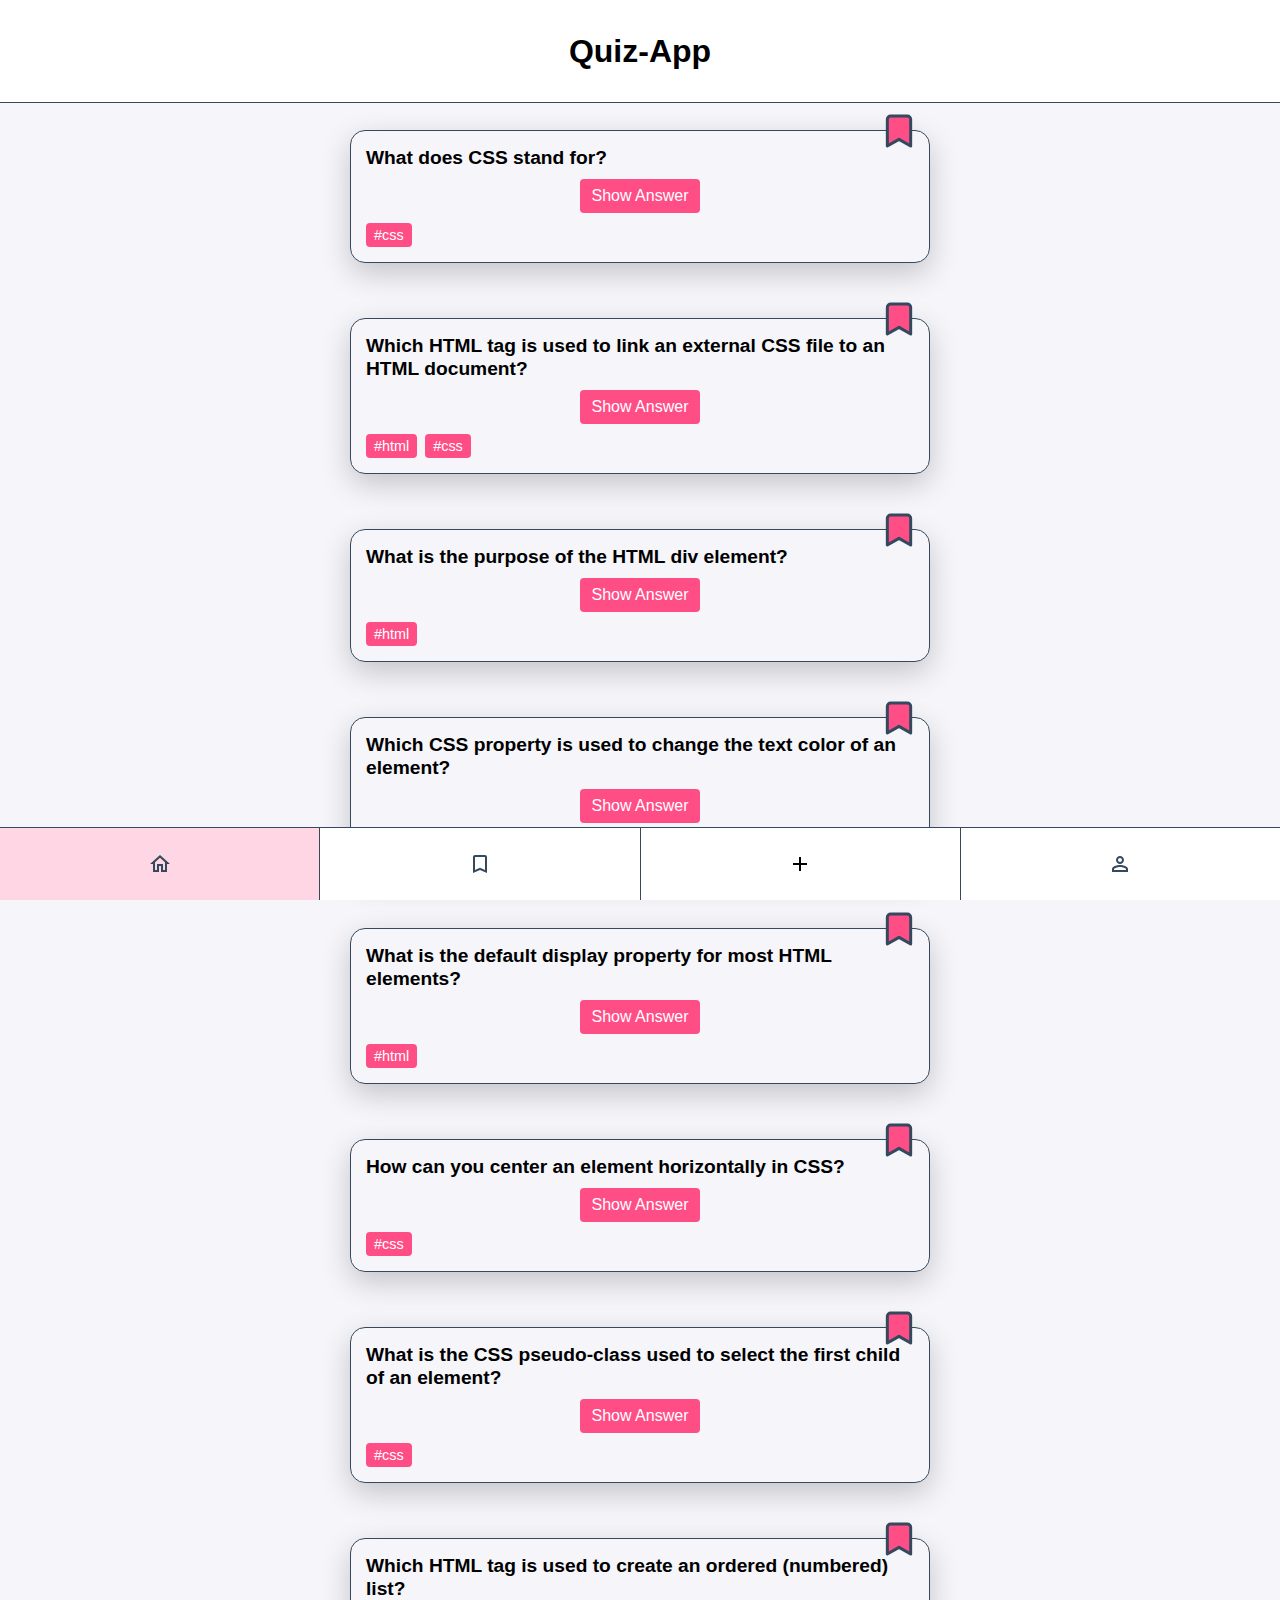
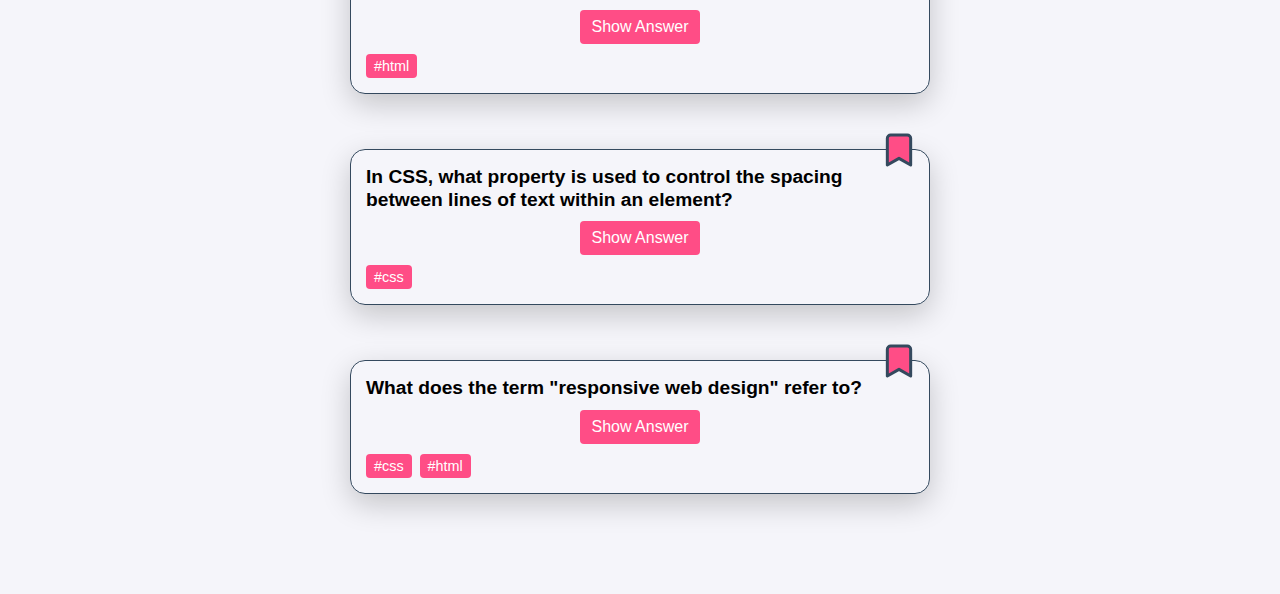
<file: index.html>
<!DOCTYPE html>
<html lang="en">
  <head>
    <meta charset="UTF-8" />
    <meta name="viewport" content="width=device-width, initial-scale=1.0" />
    <title>Quiz-App</title>
    <link rel="stylesheet" href="./styles.css" />
    <script src="./js/index.js" defer></script>
  </head>
  <body data-js="body">
    <header class="header">
      <h1 class="header__title">Quiz-App</h1>
    </header>
    <main class="main-content">
      <article class="card">
        <div class="bookmark-container">
          <a href="" class="bookmark-icon">
            <svg
              data-js="card__bookmark"
              xmlns="http://www.w3.org/2000/svg"
              width="40"
              height="40"
              viewBox="0 0 24 24"
              fill="var(--secondary)"
              stroke="var(--black)"
              stroke-width="1.8"
              stroke-linecap="round"
              stroke-linejoin="round"
              class="lucide lucide-bookmark">
              <path d="m19 21-7-4-7 4V5a2 2 0 0 1 2-2h10a2 2 0 0 1 2 2v16z" />
            </svg>
          </a>
        </div>
        <h2 class="card__question">What does CSS stand for?</h2>
        <button class="card__button" data-js="card__button">Show Answer</button>
        <div class="card__answer" data-js="card__answer" hidden>
          Cascading Style Sheets
        </div>
        <div class="card__tags">
          <p class="tag">#css</p>
        </div>
      </article>

      <article class="card">
        <div class="bookmark-container">
          <a href="" class="bookmark-icon">
            <svg
              xmlns="http://www.w3.org/2000/svg"
              width="40"
              height="40"
              viewBox="0 0 24 24"
              fill="var(--secondary)"
              stroke="var(--black)"
              stroke-width="1.8"
              stroke-linecap="round"
              stroke-linejoin="round"
              class="lucide lucide-bookmark">
              <path d="m19 21-7-4-7 4V5a2 2 0 0 1 2-2h10a2 2 0 0 1 2 2v16z" />
            </svg>
          </a>
        </div>
        <h2 class="card__question">
          Which HTML tag is used to link an external CSS file to an HTML
          document?
        </h2>
        <button class="card__button">Show Answer</button>
        <div class="card__answer" hidden>link</div>
        <div class="card__tags">
          <p class="tag">#html</p>
          <p class="tag">#css</p>
        </div>
      </article>

      <article class="card" >
        <div class="bookmark-container">
          <a href="" class="bookmark-icon">
            <svg
              xmlns="http://www.w3.org/2000/svg"
              width="40"
              height="40"
              viewBox="0 0 24 24"
              fill="var(--secondary)"
              stroke="var(--black)"
              stroke-width="1.8"
              stroke-linecap="round"
              stroke-linejoin="round"
              class="lucide lucide-bookmark">
              <path d="m19 21-7-4-7 4V5a2 2 0 0 1 2-2h10a2 2 0 0 1 2 2v16z" />
            </svg>
          </a>
        </div>
        <h2 class="card__question" >
          What is the purpose of the HTML <strong>div</strong> element?
        </h2>
        <button class="card__button">Show Answer</button>
        <div class="card__answer" hidden>
          It is a container element used to group and style content together.
        </div>
        <div class="card__tags">
          <p class="tag">#html</p>
        </div>
      </article>

      <article class="card">
        <div class="bookmark-container">
          <a href="" class="bookmark-icon">
            <svg
              xmlns="http://www.w3.org/2000/svg"
              width="40"
              height="40"
              viewBox="0 0 24 24"
              fill="var(--secondary)"
              stroke="var(--black)"
              stroke-width="1.8"
              stroke-linecap="round"
              stroke-linejoin="round"
              class="lucide lucide-bookmark">
              <path d="m19 21-7-4-7 4V5a2 2 0 0 1 2-2h10a2 2 0 0 1 2 2v16z" />
            </svg>
          </a>
        </div>
        <h2 class="card__question">
          Which CSS property is used to change the text color of an element?
        </h2>
        <button class="card__button">Show Answer</button>
        <div class="card__answer" hidden>color</div>
        <div class="card__tags">
          <p class="tag">#css</p>
        </div>
      </article>

      <article class="card">
        <div class="bookmark-container">
          <a href="" class="bookmark-icon">
            <svg
              xmlns="http://www.w3.org/2000/svg"
              width="40"
              height="40"
              viewBox="0 0 24 24"
              fill="var(--secondary)"
              stroke="var(--black)"
              stroke-width="1.8"
              stroke-linecap="round"
              stroke-linejoin="round"
              class="lucide lucide-bookmark">
              <path d="m19 21-7-4-7 4V5a2 2 0 0 1 2-2h10a2 2 0 0 1 2 2v16z" />
            </svg>
          </a>
        </div>
        <h2 class="card__question">
          What is the default display property for most HTML elements?
        </h2>
        <button class="card__button">Show Answer</button>
        <div class="card__answer" hidden>block</div>
        <div class="card__tags">
          <p class="tag">#html</p>
        </div>
      </article>

      <article class="card">
        <div class="bookmark-container">
          <a href="" class="bookmark-icon">
            <svg
              xmlns="http://www.w3.org/2000/svg"
              width="40"
              height="40"
              viewBox="0 0 24 24"
              fill="var(--secondary)"
              stroke="var(--black)"
              stroke-width="1.8"
              stroke-linecap="round"
              stroke-linejoin="round"
              class="lucide lucide-bookmark">
              <path d="m19 21-7-4-7 4V5a2 2 0 0 1 2-2h10a2 2 0 0 1 2 2v16z" />
            </svg>
          </a>
        </div>
        <h2 class="card__question">
          How can you center an element horizontally in CSS?
        </h2>
        <button class="card__button">Show Answer</button>
        <div class="card__answer" hidden>
          By setting its margin property to auto.
        </div>
        <div class="card__tags">
          <p class="tag">#css</p>
        </div>
      </article>

      <article class="card">
        <div class="bookmark-container">
          <a href="" class="bookmark-icon">
            <svg
              xmlns="http://www.w3.org/2000/svg"
              width="40"
              height="40"
              viewBox="0 0 24 24"
              fill="var(--secondary)"
              stroke="var(--black)"
              stroke-width="1.8"
              stroke-linecap="round"
              stroke-linejoin="round"
              class="lucide lucide-bookmark">
              <path d="m19 21-7-4-7 4V5a2 2 0 0 1 2-2h10a2 2 0 0 1 2 2v16z" />
            </svg>
          </a>
        </div>
        <h2 class="card__question">
          What is the CSS pseudo-class used to select the first child of an
          element?
        </h2>
        <button class="card__button">Show Answer</button>
        <div class="card__answer" hidden>:first-child</div>
        <div class="card__tags">
          <p class="tag">#css</p>
        </div>
      </article>

      <article class="card">
        <div class="bookmark-container">
          <a href="" class="bookmark-icon">
            <svg
              xmlns="http://www.w3.org/2000/svg"
              width="40"
              height="40"
              viewBox="0 0 24 24"
              fill="var(--secondary)"
              stroke="var(--black)"
              stroke-width="1.8"
              stroke-linecap="round"
              stroke-linejoin="round"
              class="lucide lucide-bookmark">
              <path d="m19 21-7-4-7 4V5a2 2 0 0 1 2-2h10a2 2 0 0 1 2 2v16z" />
            </svg>
          </a>
        </div>
        <h2 class="card__question" >
          Which HTML tag is used to create an ordered (numbered) list?
        </h2>
        <button class="card__button">Show Answer</button>
        <div class="card__answer" hidden>ol</div>
        <div class="card__tags">
          <p class="tag">#html</p>
        </div>
      </article>

      <article class="card">
        <div class="bookmark-container">
          <a href="" class="bookmark-icon">
            <svg
              xmlns="http://www.w3.org/2000/svg"
              width="40"
              height="40"
              viewBox="0 0 24 24"
              fill="var(--secondary)"
              stroke="var(--black)"
              stroke-width="1.8"
              stroke-linecap="round"
              stroke-linejoin="round"
              class="lucide lucide-bookmark">
              <path d="m19 21-7-4-7 4V5a2 2 0 0 1 2-2h10a2 2 0 0 1 2 2v16z" />
            </svg>
          </a>
        </div>
        <h2 class="card__question">
          In CSS, what property is used to control the spacing between lines of
          text within an element?
        </h2>
        <button class="card__button">Show Answer</button>
        <div class="card__answer" hidden>line-height</div>
        <div class="card__tags">
          <p class="tag">#css</p>
        </div>
      </article>

      <article class="card">
        <div class="bookmark-container">
          <a href="" class="bookmark-icon">
            <svg
              xmlns="http://www.w3.org/2000/svg"
              width="40"
              height="40"
              viewBox="0 0 24 24"
              fill="var(--secondary)"
              stroke="var(--black)"
              stroke-width="1.8"
              stroke-linecap="round"
              stroke-linejoin="round"
              class="lucide lucide-bookmark">
              <path d="m19 21-7-4-7 4V5a2 2 0 0 1 2-2h10a2 2 0 0 1 2 2v16z" />
            </svg>
          </a>
        </div>
        <h2 class="card__question">
          What does the term "responsive web design" refer to?
        </h2>
        <button class="card__button">Show Answer</button>
        <div class="card__answer" hidden>
          Answer: It refers to designing web pages that adapt and display well
          on various screen sizes and devices.
        </div>
        <div class="card__tags">
          <p class="tag">#css</p>
          <p class="tag">#html</p>
        </div>
      </article>
    </main>

    <nav class="navigation">
      <ul class="navigation__list">
        <li class="navigation__list-item navigation__list-item--active">
          <a
            class="navigation__link"
            href="index.html"
            aria-label="go to home page">
            <svg
              xmlns="http://www.w3.org/2000/svg"
              height="24px"
              viewbox="0 0 24 24"
              width="24px">
              <path
                d="M12 5.69l5 4.5V18h-2v-6H9v6H7v-7.81l5-4.5M12 3L2 12h3v8h6v-6h2v6h6v-8h3L12 3z" />
            </svg>
          </a>
        </li>
        <li class="navigation__list-item">
          <a
            class="navigation__link"
            href="bookmarks.html"
            aria-label="go to bookmarks page">
            <svg
              xmlns="http://www.w3.org/2000/svg"
              height="24px"
              viewbox="0 0 24 24"
              width="24px">
              <path
                d="M17 3H7c-1.1 0-2 .9-2 2v16l7-3 7 3V5c0-1.1-.9-2-2-2zm0 15l-5-2.18L7 18V5h10v13z" />
            </svg>
          </a>
        </li>
        <li class="navigation__list-item">
          <a
            class="navigation__link"
            href="form.html"
            aria-label="go to add question page">
            <svg
              xmlns="http://www.w3.org/2000/svg"
              width="24"
              viewBox="0 0 24 24"
              height="24">
              <path stroke="none" d="M0 0h24v24H0z" fill="none" />
              <path stroke="black" stroke-width="2" d="M12 5l0 14" />
              <path stroke="black" stroke-width="2" d="M5 12l14 0" />
            </svg>
          </a>
        </li>
        <li class="navigation__list-item">
          <a
            class="navigation__link"
            href="profile.html"
            aria-label="go to profile page">
            <svg
              xmlns="http://www.w3.org/2000/svg"
              height="24px"
              viewbox="0 0 24 24"
              width="24px">
              <path
                d="M12 6c1.1 0 2 .9 2 2s-.9 2-2 2-2-.9-2-2 .9-2 2-2m0 9c2.7 0 5.8 1.29 6 2v1H6v-.99c.2-.72 3.3-2.01 6-2.01m0-11C9.79 4 8 5.79 8 8s1.79 4 4 4 4-1.79 4-4-1.79-4-4-4zm0 9c-2.67 0-8 1.34-8 4v3h16v-3c0-2.66-5.33-4-8-4z" />
            </svg>
          </a>
        </li>
      </ul>
    </nav>
  </body>
</html>
</file>
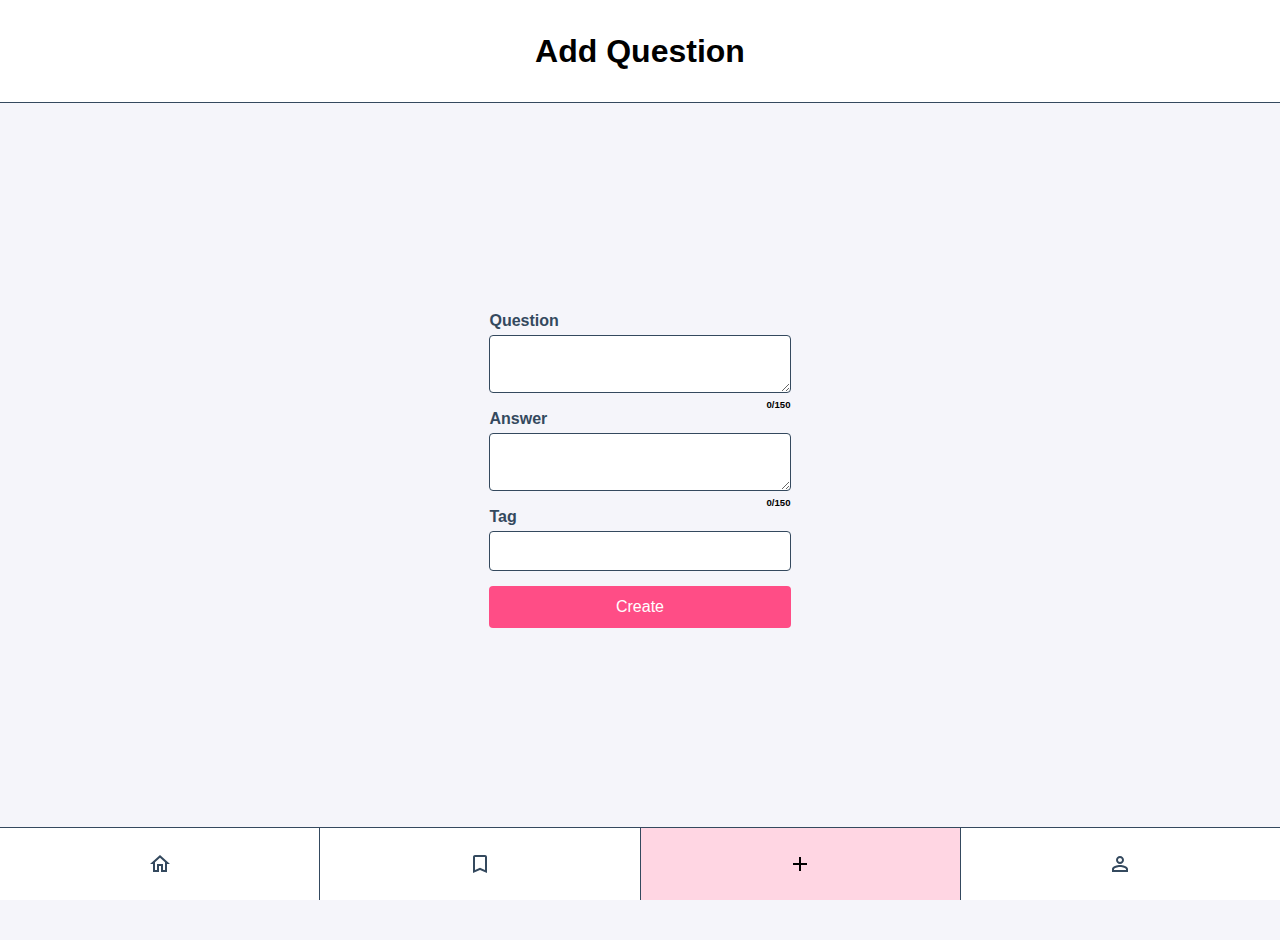
<file: form.html>
<!DOCTYPE html>
<html lang="en">
  <head>
    <meta charset="UTF-8" />
    <meta name="viewport" content="width=device-width, initial-scale=1.0" />
    <title>Quiz-App</title>
    <link rel="stylesheet" href="./styles.css" />
    <script src="./js/form.js" defer></script>
  </head>
  <body data-js="body">
    <header class="header">
      <h1 class="header__title">Add Question</h1>
    </header>
    <div class="form" id="form-container"></div>
    <nav class="navigation">
      <ul class="navigation__list">
        <li class="navigation__list-item">
          <a
            class="navigation__link"
            href="index.html"
            aria-label="go to home page">
            <svg
              xmlns="http://www.w3.org/2000/svg"
              height="24px"
              viewbox="0 0 24 24"
              width="24px">
              <path
                d="M12 5.69l5 4.5V18h-2v-6H9v6H7v-7.81l5-4.5M12 3L2 12h3v8h6v-6h2v6h6v-8h3L12 3z" />
            </svg>
          </a>
        </li>
        <li class="navigation__list-item">
          <a
            class="navigation__link"
            href="bookmarks.html"
            aria-label="go to bookmarks page">
            <svg
              xmlns="http://www.w3.org/2000/svg"
              height="24px"
              viewbox="0 0 24 24"
              width="24px">
              <path
                d="M17 3H7c-1.1 0-2 .9-2 2v16l7-3 7 3V5c0-1.1-.9-2-2-2zm0 15l-5-2.18L7 18V5h10v13z" />
            </svg>
          </a>
        </li>
        <li class="navigation__list-item navigation__list-item--active">
          <a
            class="navigation__link"
            href="form.html"
            aria-label="go to add question page">
            <svg
              xmlns="http://www.w3.org/2000/svg"
              width="24"
              viewBox="0 0 24 24"
              height="24">
              <path stroke="none" d="M0 0h24v24H0z" fill="none" />
              <path stroke="black" stroke-width="2" d="M12 5l0 14" />
              <path stroke="black" stroke-width="2" d="M5 12l14 0" />
            </svg>
          </a>
        </li>
        <li class="navigation__list-item">
          <a
            class="navigation__link"
            href="profile.html"
            aria-label="go to profile page">
            <svg
              xmlns="http://www.w3.org/2000/svg"
              height="24px"
              viewbox="0 0 24 24"
              width="24px">
              <path
                d="M12 6c1.1 0 2 .9 2 2s-.9 2-2 2-2-.9-2-2 .9-2 2-2m0 9c2.7 0 5.8 1.29 6 2v1H6v-.99c.2-.72 3.3-2.01 6-2.01m0-11C9.79 4 8 5.79 8 8s1.79 4 4 4 4-1.79 4-4-1.79-4-4-4zm0 9c-2.67 0-8 1.34-8 4v3h16v-3c0-2.66-5.33-4-8-4z" />
            </svg>
          </a>
        </li>
      </ul>
    </nav>
  </body>
</html>
</file>
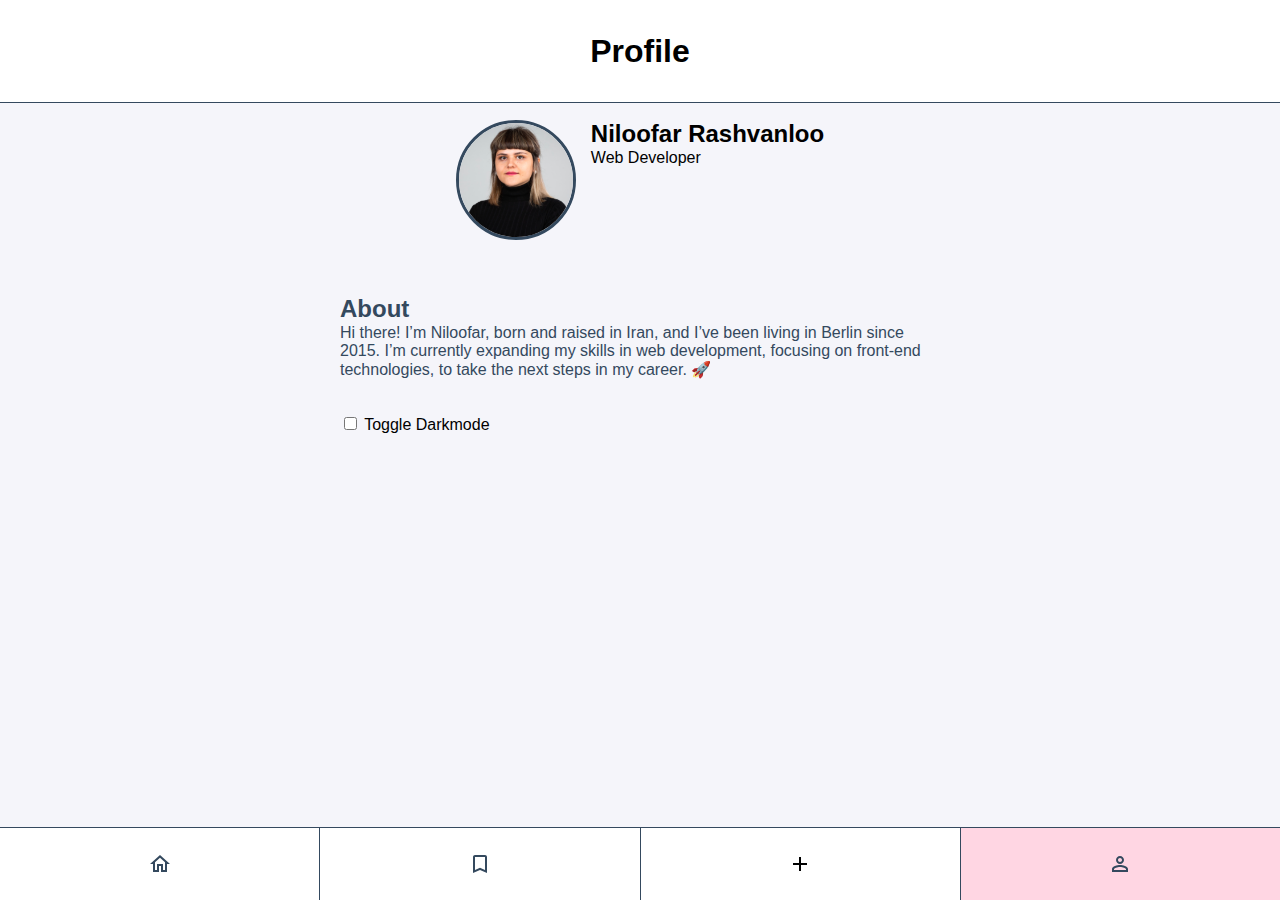
<file: profile.html>
<!DOCTYPE html>
<html lang="en">
  <head>
    <meta charset="UTF-8" />
    <meta name="viewport" content="width=device-width, initial-scale=1.0" />
    <title>Quiz-App</title>
    <link rel="stylesheet" href="./styles.css" />
    <script src="./js/profile.js" defer></script>
  </head>
  <body data-js="body">
    <header class="header">
      <h1 class="header__title">Profile</h1>
    </header>
    <main class="main-content">
      <div class="profile">
        <img
          class="profile-image"
          src="./assets/img.png"
          alt="Profile Image of Niloofar Rashvanloo" />
        <div class="name">
          <h2>Niloofar Rashvanloo</h2>
          <p>Web Developer</p>
        </div>
      </div>
      <div class="profile-info">
        <h2>About</h2>
        <p>
          Hi there! I’m Niloofar, born and raised in Iran, and I’ve been living
          in Berlin since 2015. I’m currently expanding my skills in web
          development, focusing on front-end technologies, to take the next
          steps in my career. 🚀
        </p>
      </div>

      <form>
        <input
          type="checkbox"
          id="switch-darkmode"
          class="darkmode-input"
          data-js="darkmode-input" />
        <label for="switch-darkmode" class="darkmode-label"
          >Toggle Darkmode</label
        >
      </form>
    </main>

    <nav class="navigation">
      <ul class="navigation__list">
        <li class="navigation__list-item">
          <a
            class="navigation__link"
            href="index.html"
            aria-label="go to home page">
            <svg
              xmlns="http://www.w3.org/2000/svg"
              height="24px"
              viewbox="0 0 24 24"
              width="24px">
              <path
                d="M12 5.69l5 4.5V18h-2v-6H9v6H7v-7.81l5-4.5M12 3L2 12h3v8h6v-6h2v6h6v-8h3L12 3z" />
            </svg>
          </a>
        </li>
        <li class="navigation__list-item">
          <a
            class="navigation__link"
            href="bookmarks.html"
            aria-label="go to bookmarks page">
            <svg
              xmlns="http://www.w3.org/2000/svg"
              height="24px"
              viewbox="0 0 24 24"
              width="24px">
              <path
                d="M17 3H7c-1.1 0-2 .9-2 2v16l7-3 7 3V5c0-1.1-.9-2-2-2zm0 15l-5-2.18L7 18V5h10v13z" />
            </svg>
          </a>
        </li>
        <li class="navigation__list-item">
          <a
            class="navigation__link"
            href="form.html"
            aria-label="go to add question page">
            <svg
              xmlns="http://www.w3.org/2000/svg"
              width="24"
              viewBox="0 0 24 24"
              height="24">
              <path stroke="none" d="M0 0h24v24H0z" fill="none" />
              <path class="stroke" stroke="black" stroke-width="2" d="M12 5l0 14" />
              <path class="stroke" stroke="black" stroke-width="2" d="M5 12l14 0" />
            </svg>
          </a>
        </li>
        <li class="navigation__list-item navigation__list-item--active">
          <a
            class="navigation__link"
            href="profile.html"
            aria-label="go to profile page">
            <svg
              xmlns="http://www.w3.org/2000/svg"
              height="24"
              viewbox="0 0 24 24"
              width="24">
              <path
                d="M12 6c1.1 0 2 .9 2 2s-.9 2-2 2-2-.9-2-2 .9-2 2-2m0 9c2.7 0 5.8 1.29 6 2v1H6v-.99c.2-.72 3.3-2.01 6-2.01m0-11C9.79 4 8 5.79 8 8s1.79 4 4 4 4-1.79 4-4-1.79-4-4-4zm0 9c-2.67 0-8 1.34-8 4v3h16v-3c0-2.66-5.33-4-8-4z" />
            </svg>
          </a>
        </li>
      </ul>
    </nav>
  </body>
</html>
</file>
<file: styles.css>
@import "global.css";
@import "./components/card.css";
@import "./components/header.css";
@import "./components/profile.css";
@import "./components/navigation.css";
@import "./components/form.css";
</file>
